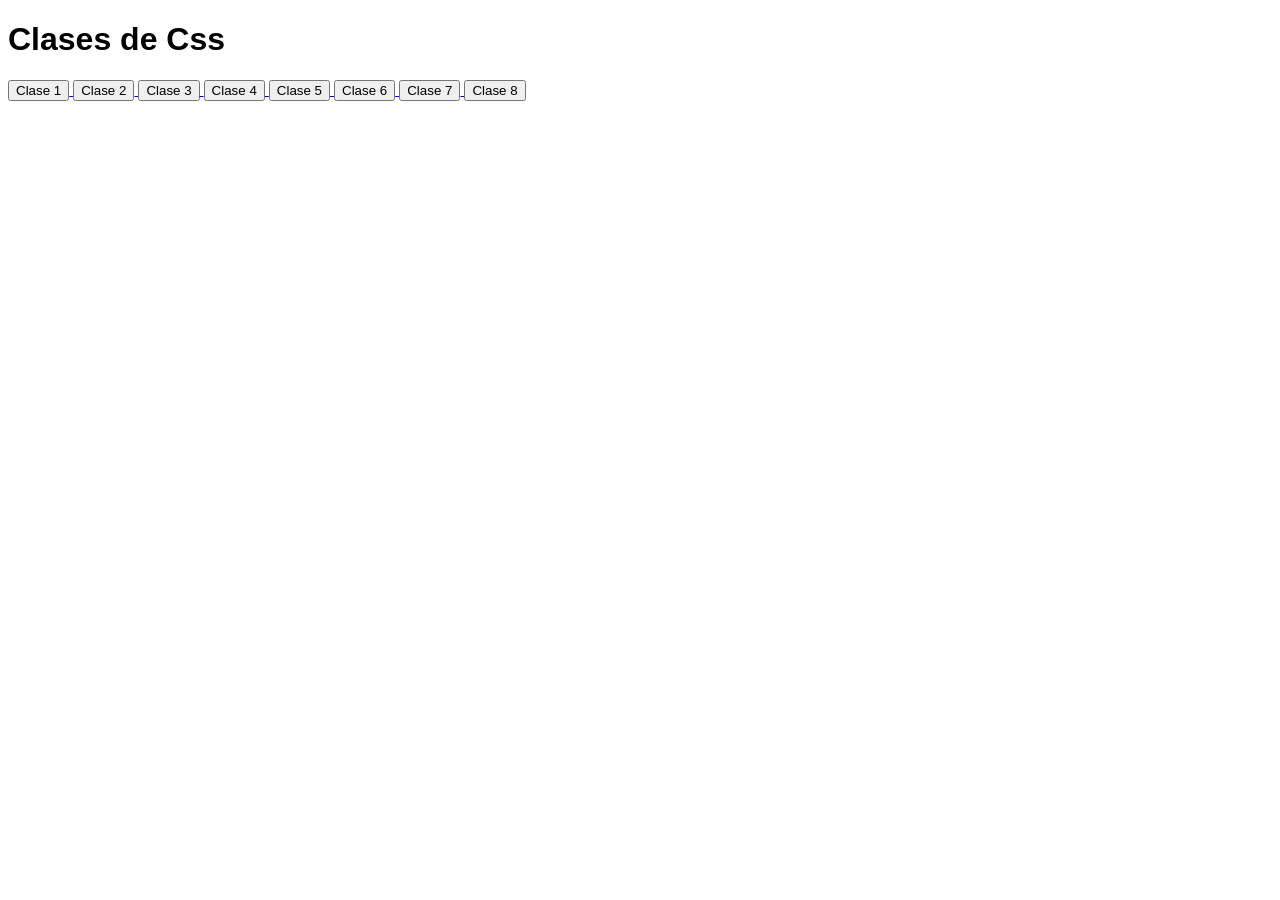
<file: index.html>
<!DOCTYPE html>
<html lang="en">
<head>
  <meta charset="UTF-8">
  <meta name="viewport" content="width=device-width, initial-scale=1.0">
  <title>Document</title>
  <link rel="stylesheet" href="style.css">
</head>
<body>
  <h1>Clases de Css</h1>
  <a href="./Clase1/css-intro.html">
    <button>Clase 1 </button>
  </a>  
  <a href="./Clase 2/Boxes-css.html">
    <button>Clase 2 </button>
  </a>  
  <a href="./Clase 3/Herencia-css.html">
    <button>Clase 3 </button>
  </a>  
  <a href="./Clase 4/Flexbox.html">
    <button>Clase 4 </button>
  </a>  
  <a href="./Clase 5/alineacion-flex.html">
    <button>Clase 5 </button>
  </a> 
   <a href="./Clase 6/Position-css.html">
    <button>Clase 6 </button>
  </a>     
   <a href="./Clase 7/Responsive-css.html">
    <button>Clase 7 </button>
  </a> 
   <a href="./Clase 8/grid.html">
    <button>Clase 8 </button>
  </a> 
</body>
</html>
</file>
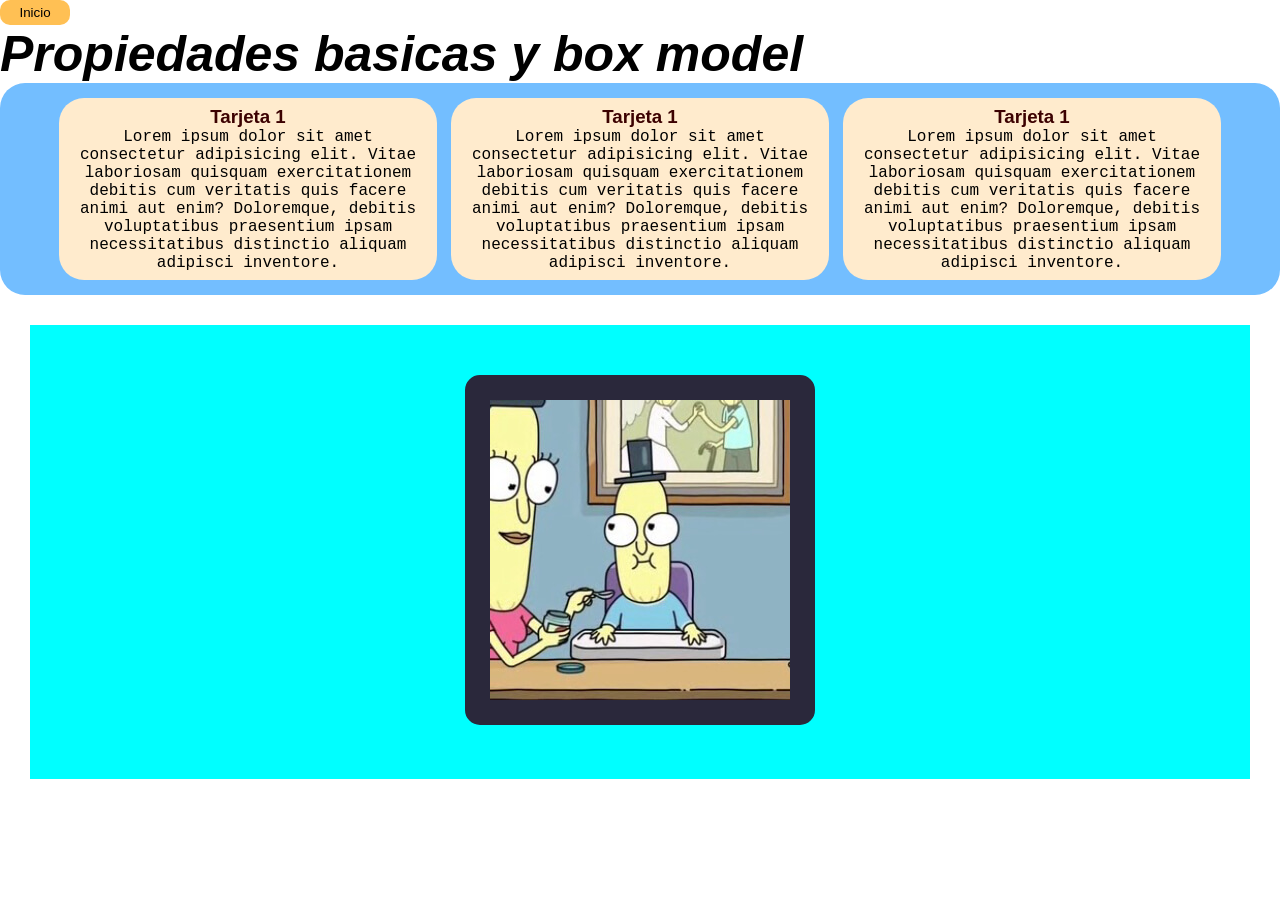
<file: Clase 2/Boxes-css.html>
<!doctype html>
<html lang="en">
  <head>
    <meta charset="UTF-8" />
    <meta name="viewport" content="width=device-width, initial-scale=1.0" />
    <title>Document</title>
    <link rel="stylesheet" href="/Clase 2/Boxes-css.css" />
  </head>
  <body>
    <a href="./index.html">
      <button>Inicio</button>
    </a>
    <h1 class="titulo">Propiedades basicas y box model</h1>
    <div class="container">
      <div class="tarjeta">
        <h3>Tarjeta 1</h3>
        <p>
          Lorem ipsum dolor sit amet consectetur adipisicing elit. Vitae
          laboriosam quisquam exercitationem debitis cum veritatis quis facere
          animi aut enim? Doloremque, debitis voluptatibus praesentium ipsam
          necessitatibus distinctio aliquam adipisci inventore.
        </p>
      </div>
      <div class="tarjeta">
        <h3>Tarjeta 1</h3>
        <p>
          Lorem ipsum dolor sit amet consectetur adipisicing elit. Vitae
          laboriosam quisquam exercitationem debitis cum veritatis quis facere
          animi aut enim? Doloremque, debitis voluptatibus praesentium ipsam
          necessitatibus distinctio aliquam adipisci inventore.
        </p>
      </div>
      <div class="tarjeta">
        <h3>Tarjeta 1</h3>
        <p>
          Lorem ipsum dolor sit amet consectetur adipisicing elit. Vitae
          laboriosam quisquam exercitationem debitis cum veritatis quis facere
          animi aut enim? Doloremque, debitis voluptatibus praesentium ipsam
          necessitatibus distinctio aliquam adipisci inventore.
        </p>
      </div>
    </div>
    <div class="poopy">
      <img src="/Clase 2/30.jpeg" alt="poopy" />
    </div>
  </body>
</html>
</file>
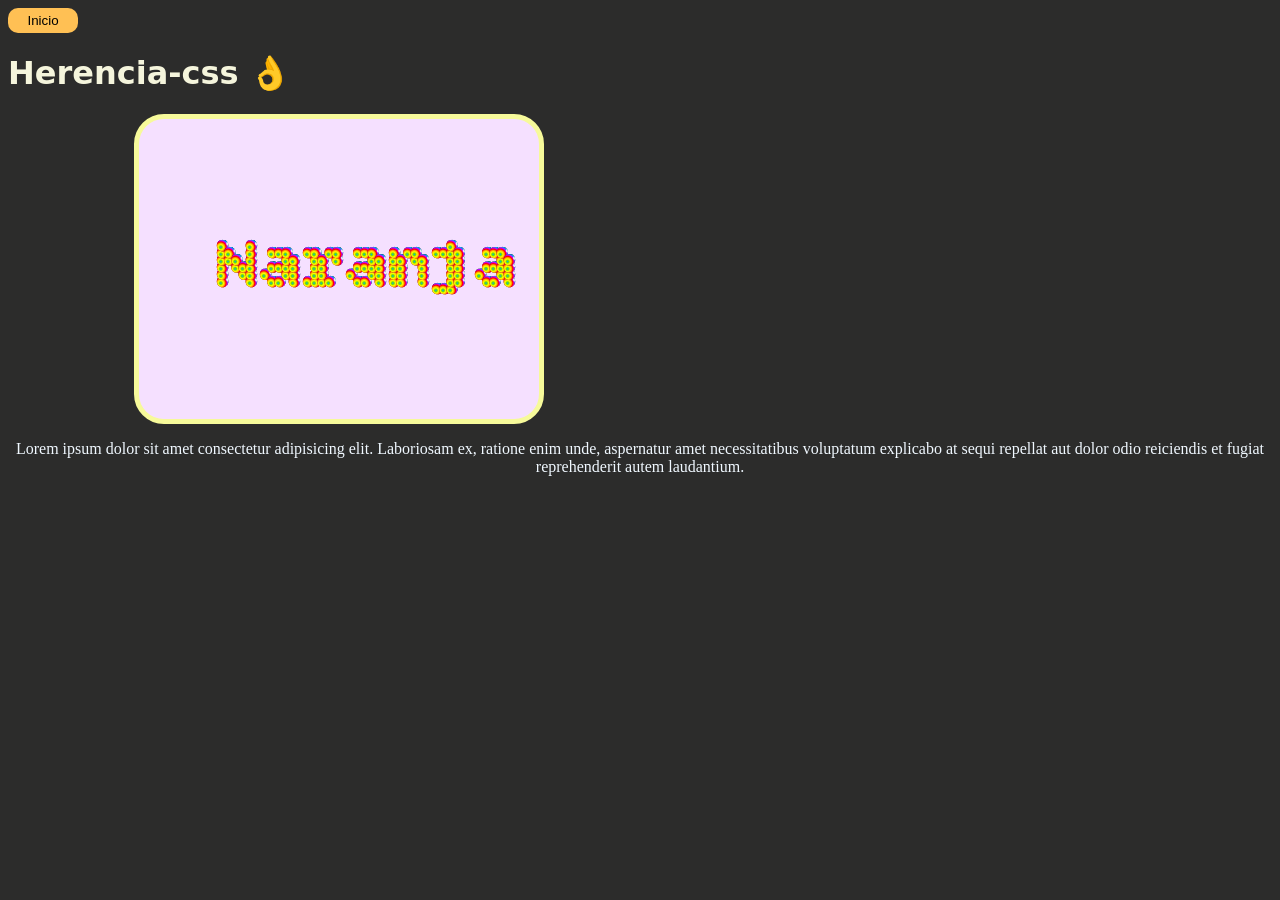
<file: Clase 3/Herencia-css.html>
<!DOCTYPE html>
<html lang="en">
<head>
    <meta charset="UTF-8">
    <meta name="viewport" content="width=device-width, initial-scale=1.0">
    <title>Herencia-css</title>
    <link rel="stylesheet" href="./Herencia-css.css">
    <link rel="preconnect" href="https://fonts.googleapis.com">
    <link rel="preconnect" href="https://fonts.gstatic.com" crossorigin>
    <link href="https://fonts.googleapis.com/css2?family=Bitcount+Grid+Double+Ink:wght@100..900&display=swap" rel="stylesheet">
</head>
<body>
        <a id="bn-Inicio" href="/index.html">
        <button>Inicio</button>
        </a>
        <h1>Herencia-css 👌</h1>

        <div class="parent">
            <h1>Naranja</h1>
        </div>
        
        <p>
            Lorem ipsum dolor sit amet consectetur adipisicing elit. Laboriosam ex, ratione enim unde, aspernatur amet necessitatibus voluptatum explicabo at sequi repellat aut dolor odio reiciendis et fugiat reprehenderit autem laudantium.
        </p>
</body>
</html>
</file>
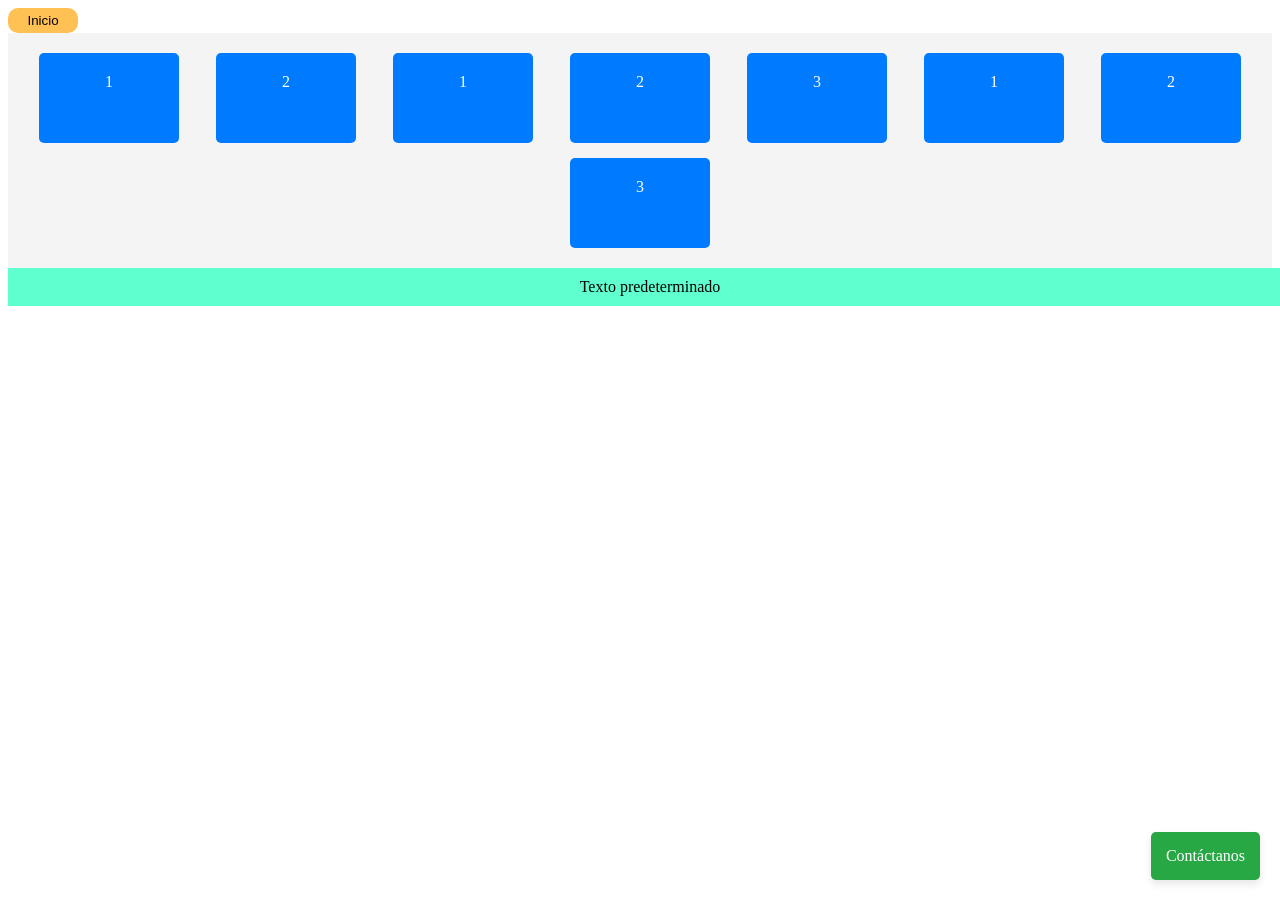
<file: Clase 4/Flexbox.html>
<!doctype html>
<html lang="en">
  <head>
    <meta charset="UTF-8" />
    <meta name="viewport" content="width=device-width, initial-scale=1.0" />
    <title>Document</title>
    <link rel="stylesheet" href="Flexbox.css">
 </head>
  <body>
    <a id="bn-Inicio" href="/index.html">
        <button>Inicio</button>
    </a>
    <div class="flex-container">
      <div class="item">1</div>

      <div class="item">2</div>
      <div class="item">1</div>

      <div class="item">2</div>

      <div class="item">3</div>
      <div class="item">1</div>

      <div class="item">2</div>

      <div class="item">3</div>
      
    </div>
    <div class="lol">Texto predeterminado</div>
    <div class="fixed-contact">

    Contáctanos

  </div>
  </body>
</html>
</file>
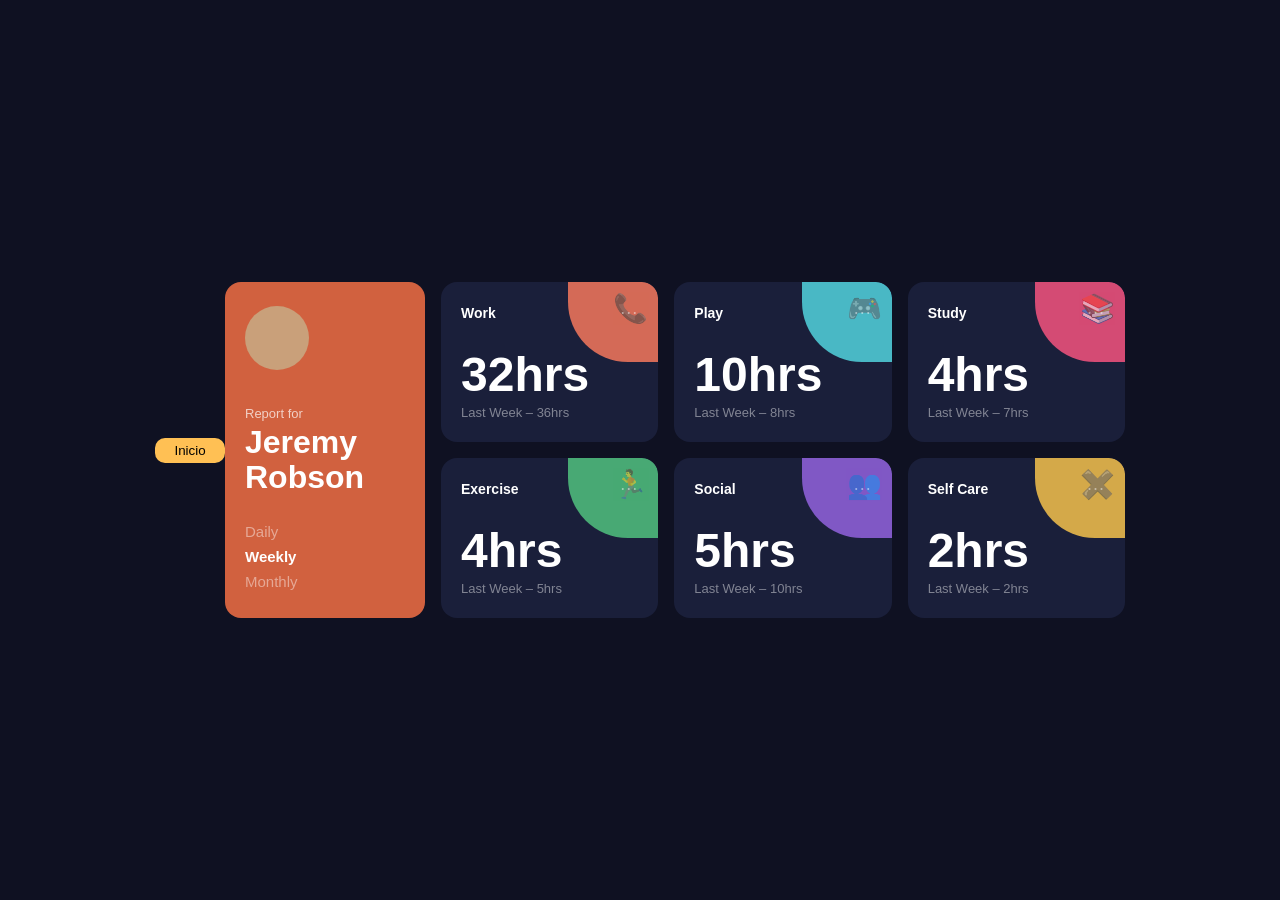
<file: Clase 7/Responsive-css.html>
<!doctype html>
<html lang="en">
  <head>
    <meta charset="UTF-8" />
    <meta name="viewport" content="width=device-width, initial-scale=1.0" />
    <title>Estilos Responsivos</title>
    <link rel="preconnect" href="https://fonts.googleapis.com" />
    <link rel="preconnect" href="https://fonts.gstatic.com" crossorigin />
    <link
      href="https://fonts.googleapis.com/css2?family=Chicle&family=Pirata+One&family=Rubik+Glitch&display=swap"
      rel="stylesheet"
    />
    <link rel="stylesheet" href="./Responsive-css.css" />
  </head>
  <body>
    <a id="bn-Inicio" href="/index.html">
      <button>Inicio</button>
    </a>
    <div class="dashboard">
      <!-- Sidebar / Profile -->
      <div class="dashboard__sidebar">
        <div class="card card--profile">
          <div class="profile__avatar"></div>
          <p class="profile__label">Report for</p>
          <h1 class="profile__name">Jeremy Robson</h1>
          <ul class="profile__nav">
            <li class="profile__nav-item">Daily</li>
            <li class="profile__nav-item profile__nav-item--active">Weekly</li>
            <li class="profile__nav-item">Monthly</li>
          </ul>
        </div>
      </div>

      <!-- Stats grid -->
      <div class="dashboard__grid">
        <!-- Work -->
        <div class="card card--stat card--work">
          <div class="card__accent"></div>
          <span class="card__accent-icon">📞</span>
          <div class="card__header">
            <span class="card__title">Work</span>
            <span class="card__menu">···</span>
          </div>
          <p class="card__value">32hrs</p>
          <p class="card__sub">Last Week – 36hrs</p>
        </div>

        <!-- Play -->
        <div class="card card--stat card--play">
          <div class="card__accent"></div>
          <span class="card__accent-icon">🎮</span>
          <div class="card__header">
            <span class="card__title">Play</span>
            <span class="card__menu">···</span>
          </div>
          <p class="card__value">10hrs</p>
          <p class="card__sub">Last Week – 8hrs</p>
        </div>

        <!-- Study -->
        <div class="card card--stat card--study">
          <div class="card__accent"></div>
          <span class="card__accent-icon">📚</span>
          <div class="card__header">
            <span class="card__title">Study</span>
            <span class="card__menu">···</span>
          </div>
          <p class="card__value">4hrs</p>
          <p class="card__sub">Last Week – 7hrs</p>
        </div>

        <!-- Exercise -->
        <div class="card card--stat card--exercise">
          <div class="card__accent"></div>
          <span class="card__accent-icon">🏃</span>
          <div class="card__header">
            <span class="card__title">Exercise</span>
            <span class="card__menu">···</span>
          </div>
          <p class="card__value">4hrs</p>
          <p class="card__sub">Last Week – 5hrs</p>
        </div>

        <!-- Social -->
        <div class="card card--stat card--social">
          <div class="card__accent"></div>
          <span class="card__accent-icon">👥</span>
          <div class="card__header">
            <span class="card__title">Social</span>
            <span class="card__menu">···</span>
          </div>
          <p class="card__value">5hrs</p>
          <p class="card__sub">Last Week – 10hrs</p>
        </div>

        <!-- Self Care -->
        <div class="card card--stat card--selfcare">
          <div class="card__accent"></div>
          <span class="card__accent-icon">✖️</span>
          <div class="card__header">
            <span class="card__title">Self Care</span>
            <span class="card__menu">···</span>
          </div>
          <p class="card__value">2hrs</p>
          <p class="card__sub">Last Week – 2hrs</p>
        </div>
      </div>
    </div>

    <!-- Ejemplo estructura para media queries -->

    <!-- <div class="container">
      <h1>Media Queries 🚀</h1>
    </div> -->
  </body>
</html>
</file>
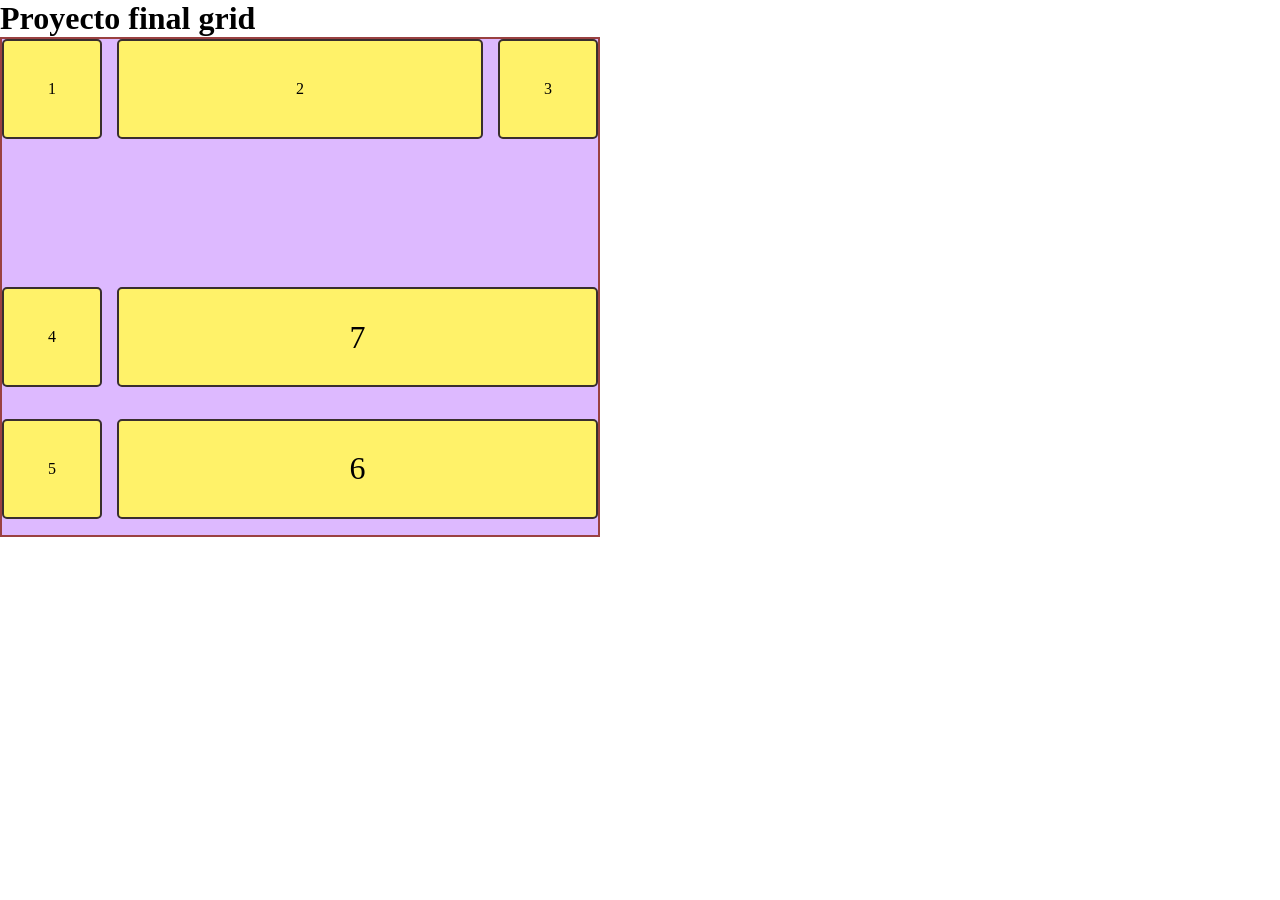
<file: Clase 8/grid.html>
<!DOCTYPE html>
<html lang="en">
<head>
  <meta charset="UTF-8">
  <meta name="viewport" content="width=device-width, initial-scale=1.0">
  <title>Proyecto final grid</title>
  <link rel="stylesheet" href="./Style.css">
</head>
<body>

  <h1>Proyecto final grid</h1>
  
  <div class="container">
    <div class="box">1</div>
    <div class="box">2</div>
    <div class="box">3</div>
    <div class="box">4</div>
    <div class="box">5</div>
    <div class="box seis">6</div>
    <div class="box siete">7</div>
    
  </div>

</body>
</html>
</file>
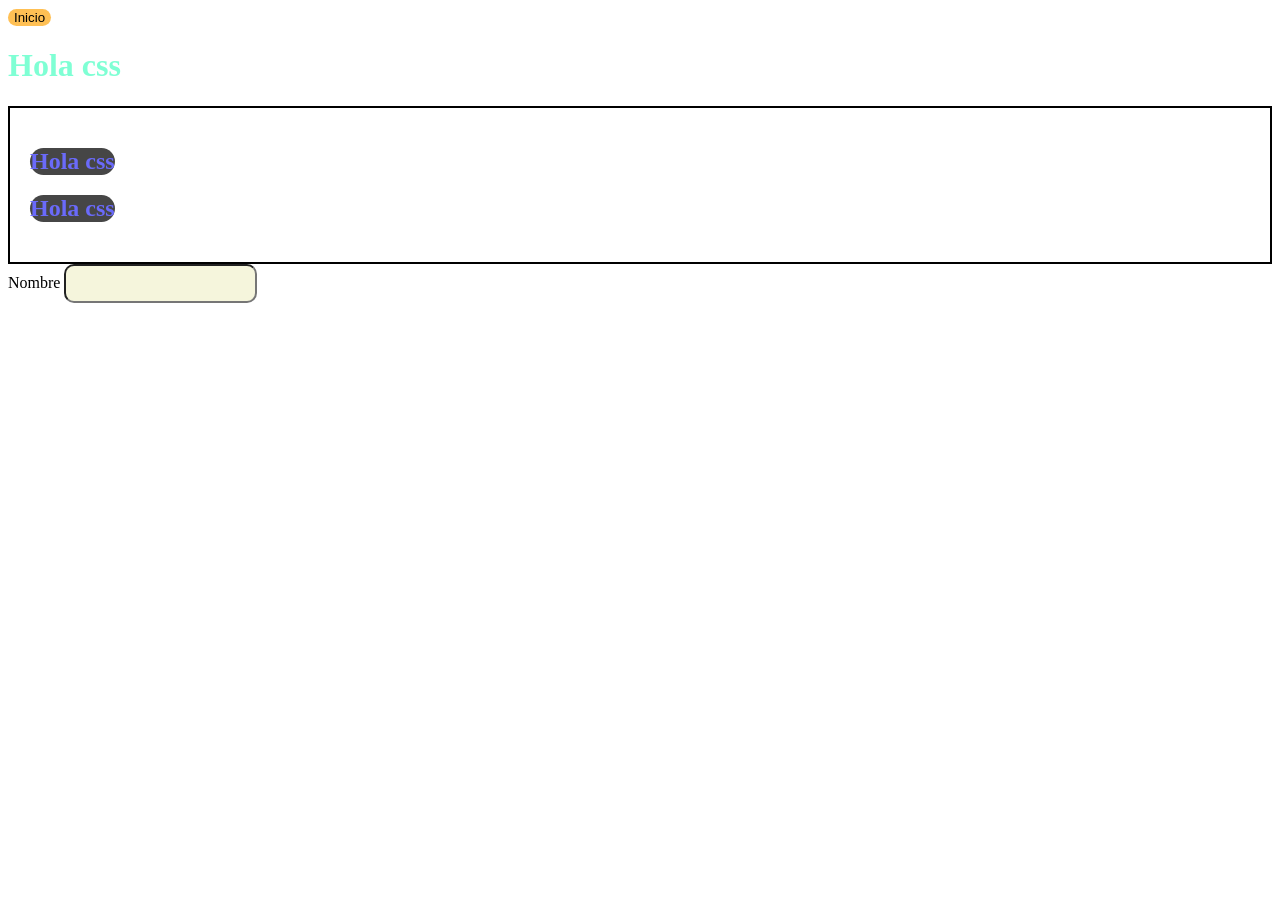
<file: Clase1/css-intro.html>
<!DOCTYPE html>
<html lang="en">
<head>
    <meta charset="UTF-8">
    <meta name="viewport" content="width=device-width, initial-scale=1.0">
    <title>Css intro</title>
    <link rel="stylesheet" href="/Clase1/css-intro.css">
</head>
<body>
    <a href="./index.html">
        <button>
            Inicio
        </button>
    </a>
    <h1 style="color: aquamarine;">Hola css</h1>
    <section id="destacados">
        <h1 class="color-azul bg-negro">Hola css</h1>
        <h1 class="color-azul bg-negro">Hola css</h1>
    </section>
    <form class="form-datos">
        <div class="datos-personales">
            <label for="">Nombre</label>
            <input type="text" class="input-nombre">
        </div>
    </form>
</body>
</html>
</file>
<file: style.css>
h1{
    font-family: Arial, Helvetica, sans-serif;
}
h2{
    font-family: 'Gill Sans', 'Gill Sans MT', Calibri, 'Trebuchet MS', sans-serif;
    font-size: 60px;
}
main{
    background-color: aqua;
    padding: 10px;
    
    width: 600px;
    p {
  font-family: Arial, Helvetica, sans-serif;
  color: rgb(53, 0, 27);
  background-color: rgb(255, 255, 172);
  margin: 1%;
}

button {

  background-color: grey; /* Color inicial del botón */
  color: white;
  padding: 10px 20px;
  border: none;
  cursor: pointer;
  border: 30%;
}
 button:hover{
  font-size: larger;  
  background-color: blue; /* Color del botón cuando el ratón pasa por encima */
 }
}
</file>
<file: Clase 2/Boxes-css.css>
*{
    margin: 0;
    padding: 0;
    box-sizing: border-box;
}
button{
  background-color: rgb(255, 192, 84);
  color: rgb(0, 0, 0);
  border-radius: 10px;
  width: 70px;
  padding: 5px;
  border: none;

}
button:hover{
  background-color: rgb(17, 74, 55);
  color: antiquewhite;
}
.poopy{
    text-align: center;
    margin: 30px;
    background-color: aqua;
    padding: 50px;
}
.poopy img{
    border: 25px solid;
    border-color: rgb(42, 40, 59);
    border-radius: 15px;
}
.container{
    text-align: center;
    display: flexbox;
    padding: 10px;
    background-color: rgb(115, 190, 255);
    border-radius: 25px;
}
.titulo{
    font-size: 50px;
    font-family: 'Gill Sans', 'Gill Sans MT', Calibri, 'Trebuchet MS', sans-serif;
    font-style: oblique;
}
.tarjeta{
    h3{
        font-family: Arial, Helvetica, sans-serif;
        color: rgb(60, 1, 1);
         text-align: center;
         
    }
    p{
        color: black;
        font-family: 'Courier New', Courier, monospace;
        text-align: center;
        
    }
    display: inline-block;
    border-radius: 25px;
    border-color: rgb(83, 67, 47);
    padding: 8px;
    background-color: blanchedalmond;
    margin: 5px;
    width: 30%;
}
</file>
<file: Clase 3/Herencia-css.css>
#bn-Inicio{
    button{
         background-color: rgb(255, 192, 84);
  color: rgb(0, 0, 0);
  border-radius: 10px;
  width: 70px;
  padding: 5px;
  border: none;
}
button:hover{
  background-color: rgb(17, 74, 55);
  color: antiquewhite;
}
}
body h1 {
  color: beige;
}
body{
  background-color: rgb(44, 44, 43);
}
body p{
  color: aliceblue;
  text-align: center;
}
h1{
  font-family: system-ui, -apple-system, BlinkMacSystemFont, 'Segoe UI', Roboto, Oxygen, Ubuntu, Cantarell, 'Open Sans', 'Helvetica Neue', sans-serif;
}
.parent{
  display: block;
  margin-left: 10%;
  background-color: rgb(245, 224, 255);
  width: 400px;
  height: 300px;
  border: 5px solid rgb(247, 250, 154);
  border-radius: 30px;
  position: sticky;
  top: 0;
}
.parent h1{
  color: rgb(255, 213, 134);
  position: absolute;
  font-size: 4.5rem;
  left: 20%;
  bottom: 20%;
  z-index: 2;
  font-family: "Bitcount Grid Double Ink", system-ui;
}
</file>
<file: Clase 4/Flexbox.css>
#bn-Inicio{
    button{
         background-color: rgb(255, 192, 84);
  color: rgb(0, 0, 0);
  border-radius: 10px;
  width: 70px;
  padding: 5px;
  border: none;
}
button:hover{
  background-color: rgb(17, 74, 55);
  color: antiquewhite;
}
}
.flex-container {
  position: relative;
  display: flex;

  flex-wrap: wrap; /* Los elementos se distribuirán en varias líneas si es necesario */

  justify-content: space-around; /* Espacio alrededor de cada elemento */

  align-items: center; /* Centra verticalmente los elementos en el eje cruzado */

  gap: 15px; /* Espacio entre elementos */

  background-color: #f4f4f4;

  padding: 20px;

}

.item {

  background-color: #007BFF;

  color: white;

  padding: 20px;

  text-align: center;

  border-radius: 5px;

  width: 100px; /* Ancho inicial */

  height: 50px; /* Altura fija para mantener la forma */

}
.lol {
  position: sticky;
  width: 100%;
  top: 0;
  
  background-color: #5fffcf;

  color: rgb(0, 0, 0);

  padding: 10px;

  text-align: center;

  z-index: 1;
  
  }
  .fixed-contact {

  position: fixed;

  bottom: 20px;

  right: 20px;

  background-color: #28a745;

  color: white;

  padding: 15px;

  border-radius: 5px;

  box-shadow: 0 4px 8px rgba(0, 0, 0, 0.1);

  cursor: pointer;

  font-size: 16px;
  z-index: 2;
}
</file>
<file: Clase 7/Responsive-css.css>
#bn-Inicio{
    button{
         background-color: rgb(255, 192, 84);
  color: rgb(0, 0, 0);
  border-radius: 10px;
  width: 70px;
  padding: 5px;
  border: none;
}
button:hover{
  background-color: rgb(17, 74, 55);
  color: antiquewhite;
}
}
:root {
  --color-bg: #0f1122;
  --color-surface: #1a1f3a;
  --color-profile: #d1613f;

  --color-work: #e8735a;
  --color-play: #4ec9d4;
  --color-study: #e8507a;
  --color-exercise: #4db87a;
  --color-social: #8b5fd4;
  --color-selfcare: #e8b84b;

  --text-primary: #ffffff;
  --text-muted: rgba(255, 255, 255, 0.45);
  --text-label: rgba(255, 255, 255, 0.6);

  --radius-card: 16px;
  --gap: 16px;

  --font: "Barlow", sans-serif;
}

/* ── Reset ─────────────────────────────────────────── */
*,
*::before,
*::after {
  box-sizing: border-box;
  margin: 0;
  padding: 0;
}

/* ── Base ──────────────────────────────────────────── */
body {
  background: var(--color-bg);
  font-family: var(--font);
  color: var(--text-primary);
  min-height: 100vh;
  display: flex;
  align-items: center;
  justify-content: center;
  padding: 32px;
}

/* ── Layout ────────────────────────────────────────── */
.dashboard {
  display: flex;
  gap: var(--gap);
  max-width: 900px;
  width: 100%;
}

.dashboard__sidebar {
  flex: 0 0 200px;
}

.dashboard__grid {
  flex: 1;
  display: flex;
  flex-wrap: wrap;
  gap: var(--gap);
}

.dashboard__grid .card--stat {
  flex: 1 1 calc(33.333% - var(--gap));
}

/* ── Card base ─────────────────────────────────────── */
.card {
  background: var(--color-surface);
  border-radius: var(--radius-card);
  overflow: hidden;
  position: relative;
}

/* ── Profile card ──────────────────────────────────── */
.card--profile {
  background: var(--color-profile);
  display: flex;
  flex-direction: column;
  padding: 24px 20px 28px;
  height: 100%;
}

.profile__avatar {
  width: 64px;
  height: 64px;
  border-radius: 50%;
  background: #c9a07a;
  overflow: hidden;
  margin-bottom: auto;
  flex-shrink: 0;
}

.profile__avatar img {
  width: 100%;
  height: 100%;
  object-fit: cover;
}

.profile__label {
  font-size: 13px;
  font-weight: 300;
  color: rgba(255, 255, 255, 0.7);
  margin-top: 24px;
  margin-bottom: 4px;
}

.profile__name {
  font-size: 32px;
  font-weight: 700;
  line-height: 1.1;
  margin-bottom: 28px;
}

.profile__nav {
  display: flex;
  flex-direction: column;
  gap: 8px;
  list-style: none;
}

.profile__nav-item {
  font-size: 15px;
  font-weight: 300;
  color: var(--text-muted);
  cursor: pointer;
}

.profile__nav-item--active {
  font-weight: 700;
  color: var(--text-primary);
}

/* ── Stat card ─────────────────────────────────────── */
.card--stat {
  display: flex;
  flex-direction: column;
  padding: 20px 20px 22px;
  min-height: 160px;
}

.card__accent {
  position: absolute;
  top: 0;
  right: 0;
  width: 90px;
  height: 80px;
  border-radius: 0 var(--radius-card) 0 60px;
  opacity: 0.9;
}

.card__accent-icon {
  position: absolute;
  top: 10px;
  right: 10px;
  font-size: 28px;
  opacity: 0.55;
}

.card__header {
  display: flex;
  align-items: center;
  justify-content: space-between;
  position: relative;
  z-index: 1;
  margin-bottom: auto;
}

.card__title {
  font-size: 14px;
  font-weight: 700;
  color: var(--text-primary);
}

.card__menu {
  font-size: 18px;
  color: var(--text-muted);
  cursor: pointer;
  letter-spacing: 1px;
}

.card__value {
  font-size: 48px;
  font-weight: 700;
  line-height: 1;
  margin-bottom: 6px;
}

.card__sub {
  font-size: 13px;
  font-weight: 300;
  color: var(--text-muted);
}

/* ── Accent colors per category ────────────────────── */
.card--work .card__accent {
  background: var(--color-work);
}
.card--play .card__accent {
  background: var(--color-play);
}
.card--study .card__accent {
  background: var(--color-study);
}
.card--exercise .card__accent {
  background: var(--color-exercise);
}
.card--social .card__accent {
  background: var(--color-social);
}
.card--selfcare .card__accent {
  background: var(--color-selfcare);
}

/* Estilos cards website Tablet */
@media screen and (max-width: 815px) {
  .dashboard {
    flex-direction: column;
  }
  .card--profile {
    text-align: center;
    align-items: center;
  }
}

/* Estilos cards website Mobile */
@media screen and (max-width: 575px) {
  .dashboard__grid .card--stat {
    flex: unset;
  }
  .card--stat {
    width: 100%;
  }
  .card__value {
    font-weight: lighter;
  }
}
</file>
<file: Clase 8/Style.css>
* {
  margin: 0;
  padding: 0;
  box-sizing: border-box;
}
.container {
    display: grid;
    grid-template-columns: 100px auto 100px ;
    grid-template-rows: 2fr 1fr 1fr;
  background-color: rgb(221, 185, 255);
  border: 2px solid rgb(154, 65, 65);
 left: 10px;
  width: 600px;
  height: 500px;
  gap: 15px;
}
.box {
  width: 100%;
  height: 100px;
  background-color: rgb(255, 242, 105);
  border: 2px solid rgb(57, 46, 46);
  border-radius: 5px;
    display: flex;
    justify-content: center;
    align-items: center;
}
.siete{
    font-size: 2rem;
    grid-column: 2 / 4;
    grid-row: 2 / 3;
}
.seis{
    font-size: 2rem;
    grid-column: 2 / 4;
    grid-row: 3 / 4;
}
</file>
<file: Clase1/css-intro.css>
button{
  background-color: rgb(255, 192, 84);
  color: rgb(0, 0, 0);
  border-radius: 10px;
  border: none;
}
button:hover{
  background-color: rgb(17, 74, 55);
  color: antiquewhite;
}
.color-azul{
    color: rgb(106, 106, 250);
}
.bg-negro{
    background-color: rgb(70, 70, 70);
}
h1{
    border-radius: 27px;
    display: block;
    height: fit-content;
    width: fit-content;

}
#destacados{
    border: black, 2px, solid, ;
    padding: 20px;

}
.form-datos .datos-personales .input-nombre{
    padding: 10px;
    background-color: beige;
    border-radius: 10px;
    
}
</file>
